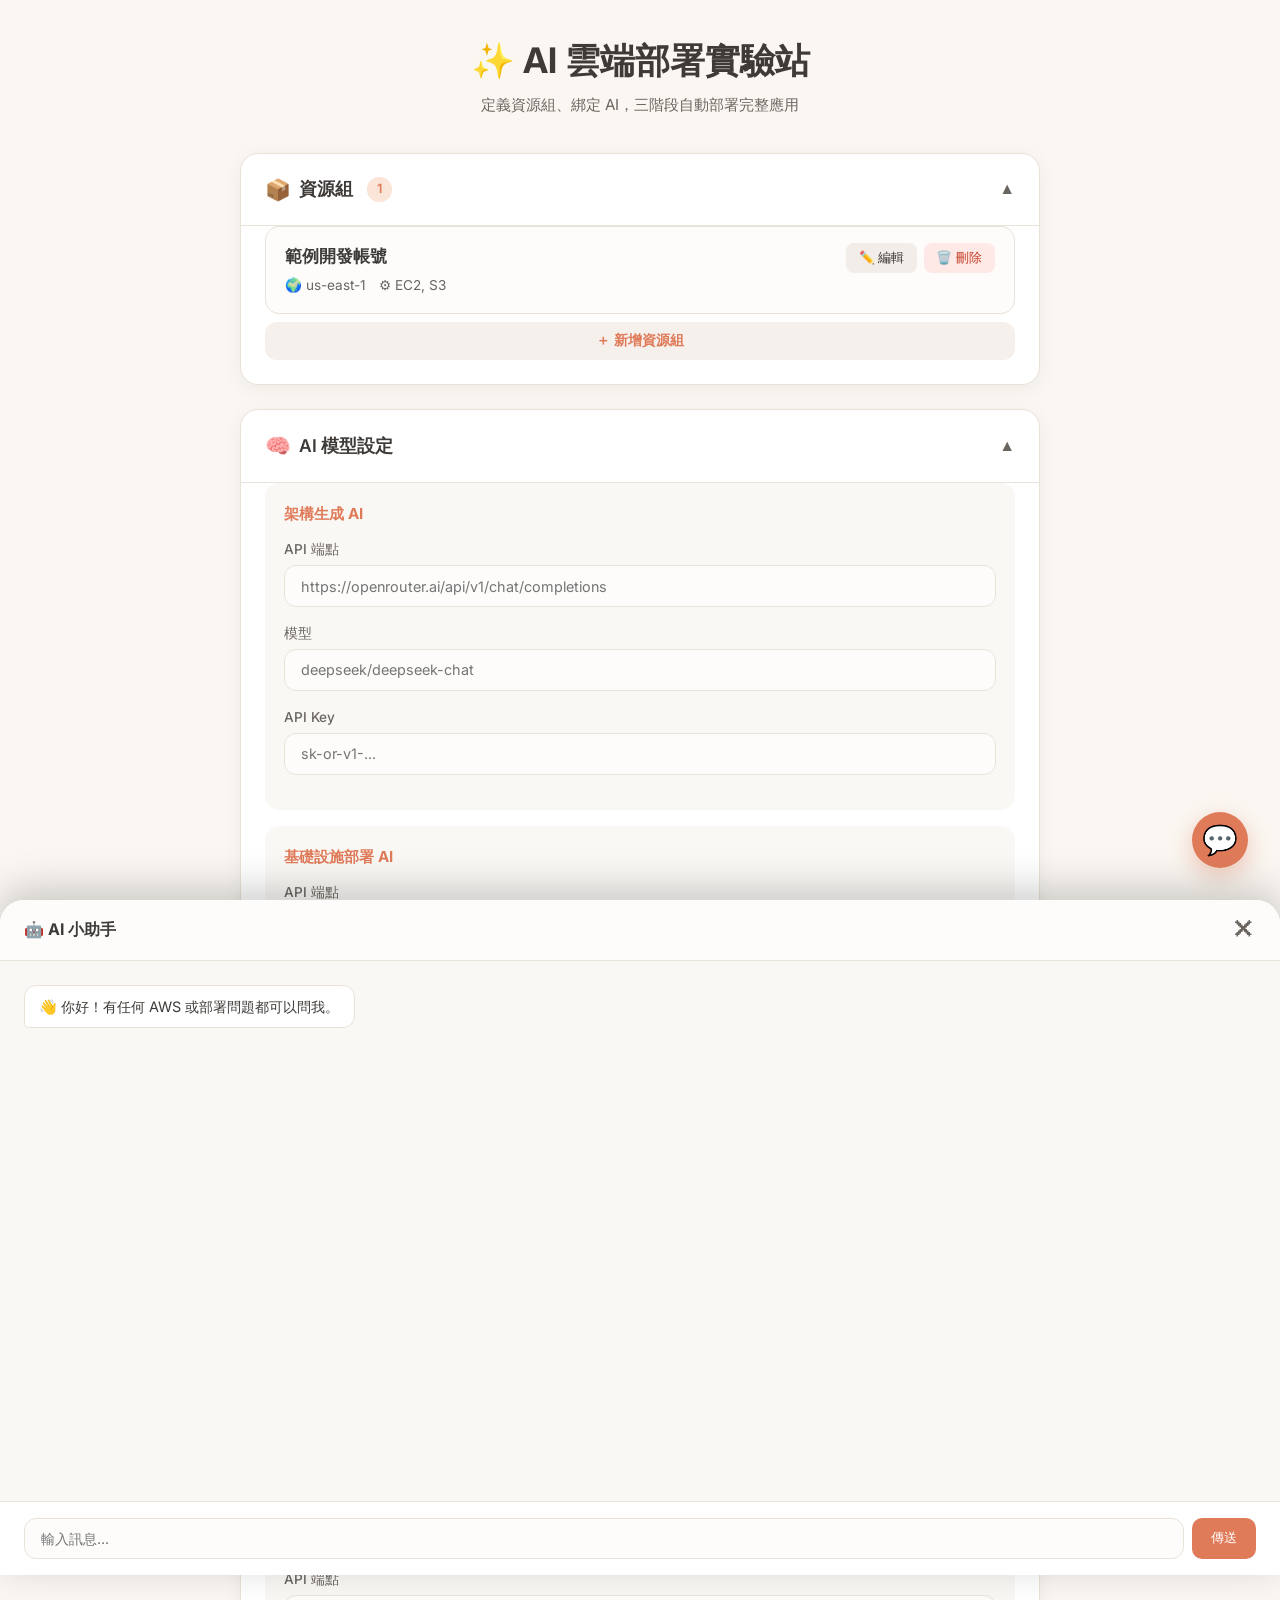
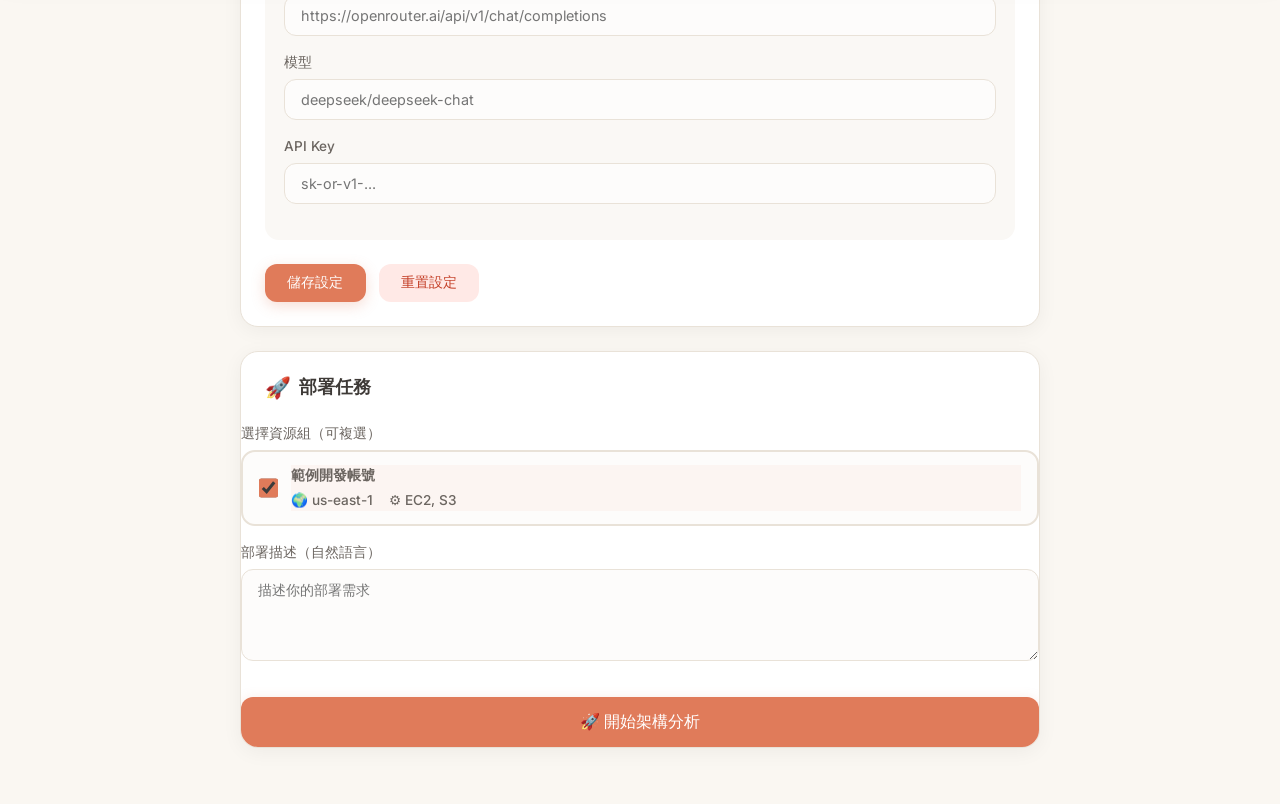
<file: CN(cloud)/index.html>
<!DOCTYPE html>
<html lang="zh-TW">

<head>
    <meta charset="UTF-8">
    <meta name="viewport" content="width=device-width, initial-scale=1.0">
    <title>AI 雲端部署實驗站</title>
    <link href="https://fonts.googleapis.com/css2?family=Inter:wght@400;500;600;700&display=swap" rel="stylesheet">
    <link rel="stylesheet" href="style.css">
</head>

<body>
    <div class="app-container">
        <header class="app-header">
            <h1 class="app-title">✨ AI 雲端部署實驗站</h1>
            <p class="app-subtitle">定義資源組、綁定 AI，三階段自動部署完整應用</p>
        </header>

        <!-- 資源組區塊（可折疊） -->
        <section class="card collapsible" id="resourceSection">
            <div class="card-header" data-target="resourceBody">
                <div class="card-title">
                    <span class="icon">📦</span> 資源組 <span class="badge" id="groupCount">0</span>
                </div>
                <button class="toggle-btn">▲</button>
            </div>
            <div class="card-body" id="resourceBody">
                <div id="resourceGroupsList" class="resource-list"></div>
                <button class="btn btn-add" id="addGroupBtn">＋ 新增資源組</button>
            </div>
        </section>

        <!-- AI 設定區塊（可折疊） -->
        <section class="card collapsible" id="aiSection">
            <div class="card-header" data-target="aiBody">
                <div class="card-title">
                    <span class="icon">🧠</span> AI 模型設定
                </div>
                <button class="toggle-btn">▲</button>
            </div>
            <div class="card-body" id="aiBody">
                <div class="ai-block">
                    <h3>架構生成 AI</h3>
                    <div class="form-group">
                        <label>API 端點</label>
                        <input type="text" id="architectEndpoint"
                            placeholder="https://openrouter.ai/api/v1/chat/completions">
                    </div>
                    <div class="form-group">
                        <label>模型</label>
                        <input type="text" id="architectModel" placeholder="deepseek/deepseek-chat">
                    </div>
                    <div class="form-group">
                        <label>API Key</label>
                        <input type="password" id="architectKey" placeholder="sk-or-v1-...">
                    </div>
                </div>
                <div class="ai-block">
                    <h3>基礎設施部署 AI</h3>
                    <div class="form-group">
                        <label>API 端點</label>
                        <input type="text" id="deployEndpoint"
                            placeholder="https://openrouter.ai/api/v1/chat/completions">
                    </div>
                    <div class="form-group">
                        <label>模型</label>
                        <input type="text" id="deployModel" placeholder="deepseek/deepseek-chat">
                    </div>
                    <div class="form-group">
                        <label>API Key</label>
                        <input type="password" id="deployKey" placeholder="sk-or-v1-...">
                    </div>
                </div>
                <div class="ai-block">
                    <h3>程式碼生成 AI</h3>
                    <div class="form-group">
                        <label>API 端點</label>
                        <input type="text" id="codeEndpoint"
                            placeholder="https://openrouter.ai/api/v1/chat/completions">
                    </div>
                    <div class="form-group">
                        <label>模型</label>
                        <input type="text" id="codeModel" placeholder="deepseek/deepseek-chat">
                    </div>
                    <div class="form-group">
                        <label>API Key</label>
                        <input type="password" id="codeKey" placeholder="sk-or-v1-...">
                    </div>
                </div>
                
                <div class="ai-block">
                    <h3>助手 AI</h3>
                    <div class="form-group">
                        <label>API 端點</label>
                        <input type="text" id="assistantEndpoint"
                            placeholder="https://openrouter.ai/api/v1/chat/completions">
                    </div>
                    <div class="form-group">
                        <label>模型</label>
                        <input type="text" id="assistantModel" placeholder="deepseek/deepseek-chat">
                    </div>
                    <div class="form-group">
                        <label>API Key</label>
                        <input type="password" id="assistantKey" placeholder="sk-or-v1-...">
                    </div>
                </div>
                <div class="btn-group">
                    <button class="btn btn-primary" id="saveAIBtn">儲存設定</button>
                    <button class="btn btn-danger" id="resetAIBtn">重置設定</button>
                </div>
            </div>
        </section>

        <!-- 部署主介面（始終展開） -->
        <section class="card">
            <div class="card-header">
                <div class="card-title">
                    <span class="icon">🚀</span> 部署任務
                </div>
            </div>
            <div class="card-body">
                <div class="form-group">
                    <label>選擇資源組（可複選）</label>
                    <div id="deployGroupSelector" class="checkbox-list"></div>
                </div>
                <div class="form-group">
                    <label>部署描述（自然語言）</label>
                    <textarea id="description" rows="4"
                        placeholder="描述你的部署需求"></textarea>
                </div>
                <button class="btn btn-primary btn-large" id="deployBtn">🚀 開始架構分析</button>

                <!-- 進度條區域 -->
                <div id="progressArea" style="display:none; margin-top:1rem;">
                    <div class="progress-bar">
                        <div class="progress-fill" id="progressFill" style="width: 0%;"></div>
                    </div>
                    <p id="progressText" style="margin-top:0.5rem; color:var(--accent);">準備中...</p>
                </div>

                <!-- 結果展示區域 -->
                <div id="result" class="result-box"></div>

                <!-- 確認/追問區域（動態插入） -->
                <div id="confirmArea" style="display:none; margin-top:1rem;"></div>
            </div>
        </section>
    </div>

    <!-- 懸浮助手球 -->
    <div class="floating-ball" id="floatingBall">💬</div>
    <div class="chat-panel" id="chatPanel">
        <div class="chat-header">
            <h4>🤖 AI 小助手</h4>
            <button class="chat-close" id="chatClose">✕</button>
        </div>
        <div class="chat-messages" id="chatMessages">
            <div class="message assistant">👋 你好！有任何 AWS 或部署問題都可以問我。</div>
        </div>
        <div class="chat-input-area">
            <input type="text" id="chatInput" placeholder="輸入訊息...">
            <button id="chatSendBtn">傳送</button>
        </div>
    </div>

    <script src="script.js"></script>
</body>

</html>
</file>
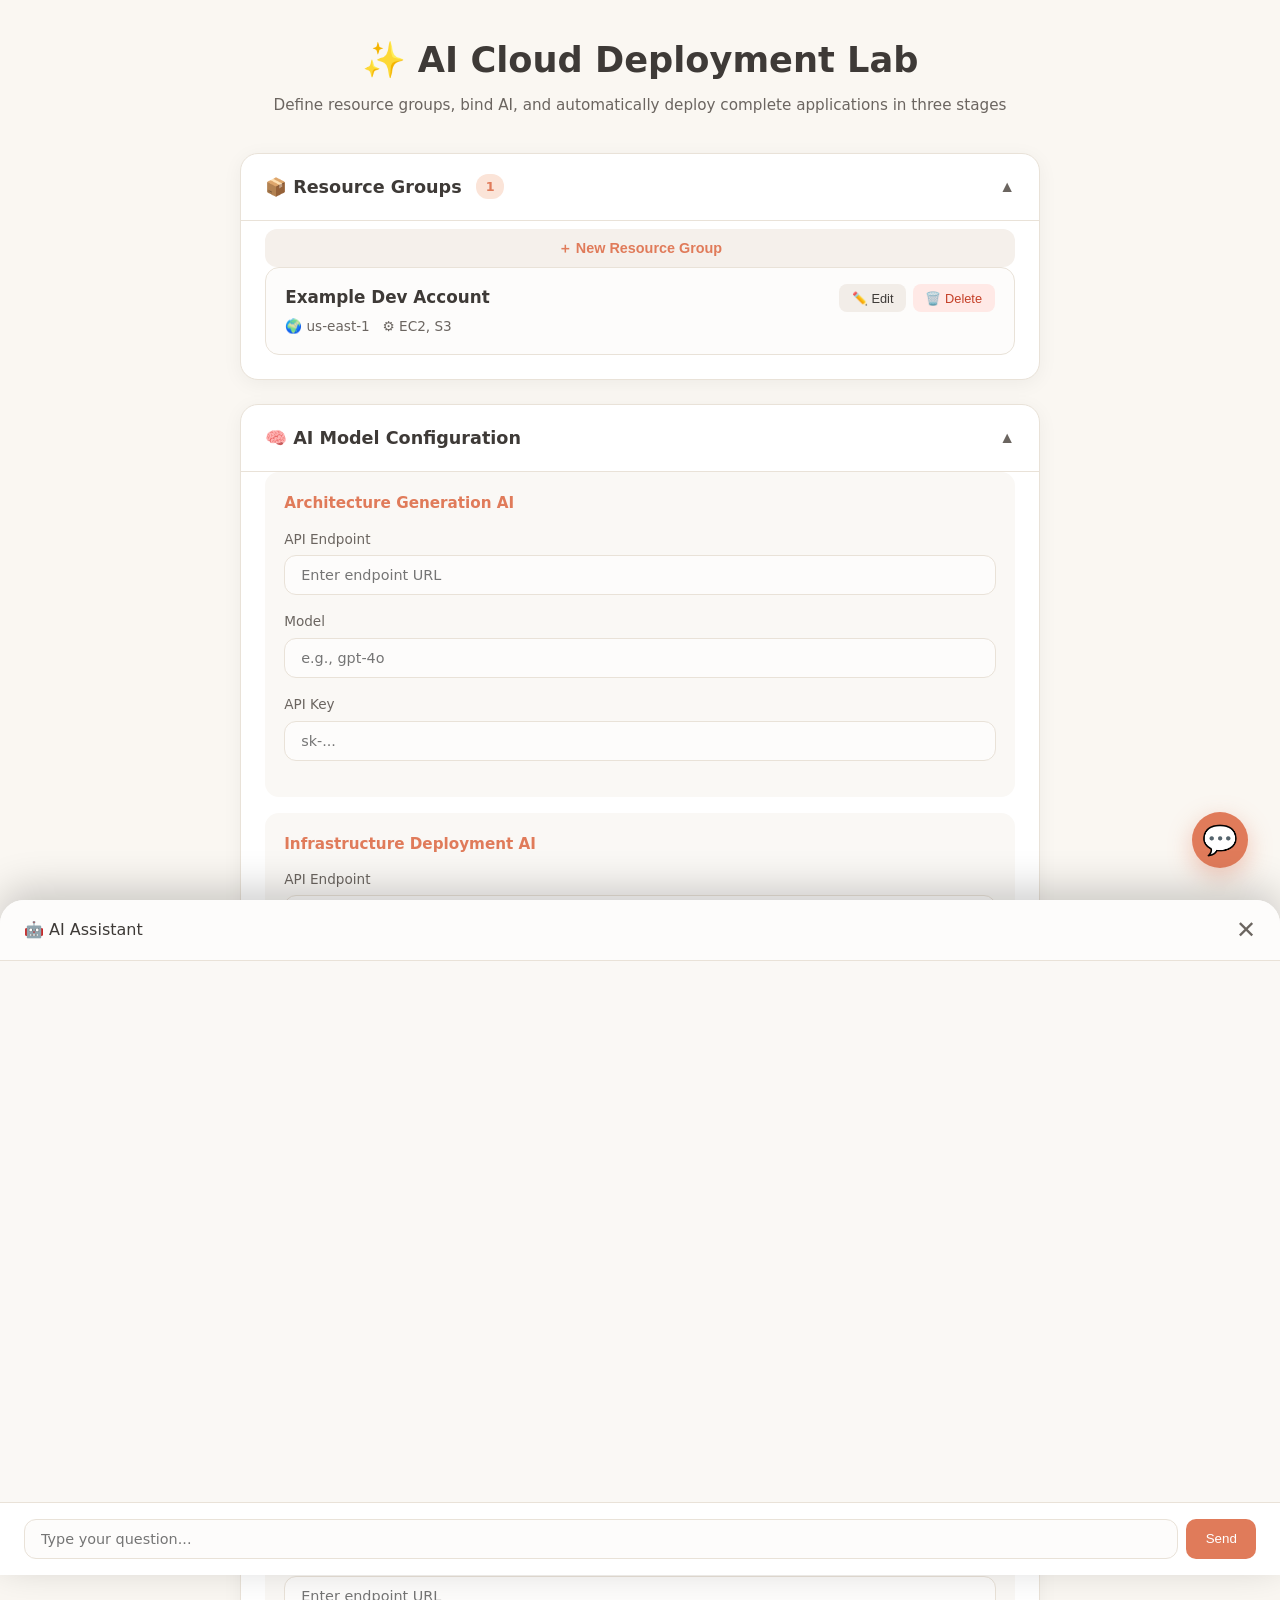
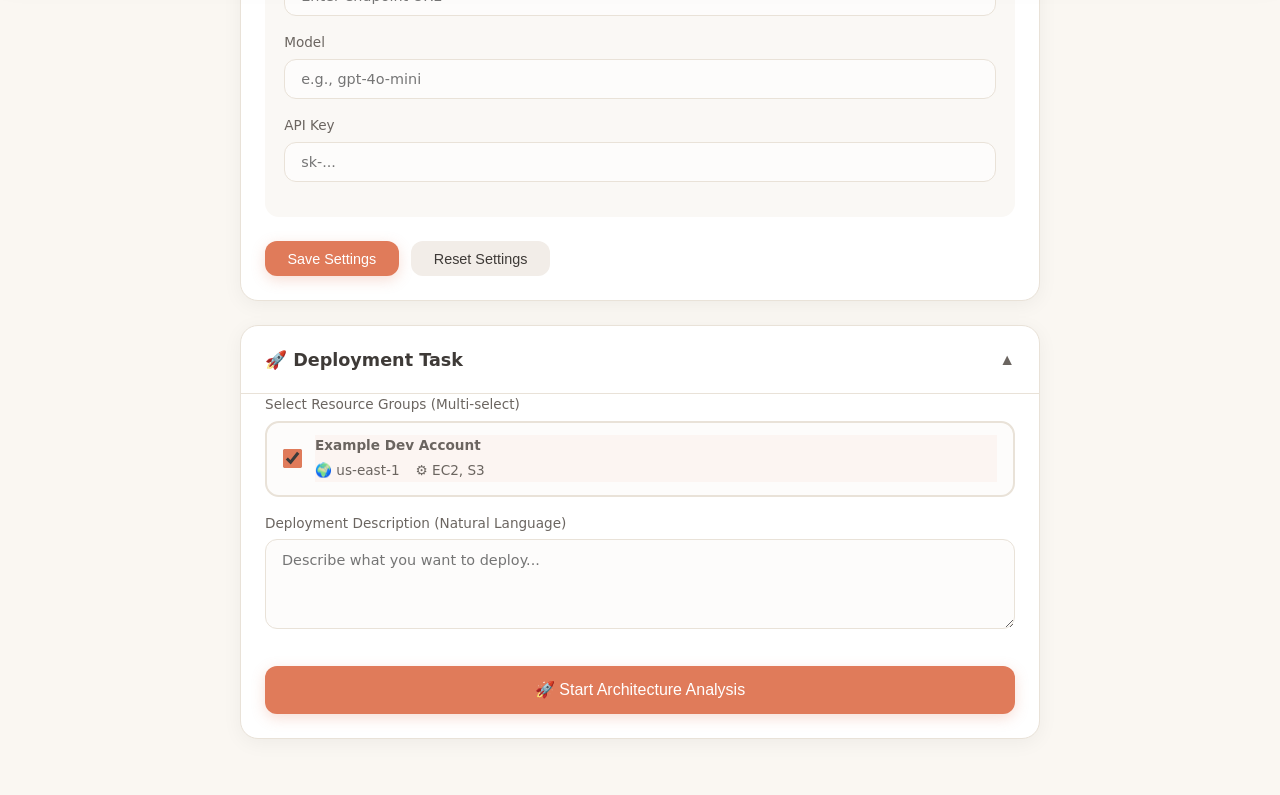
<file: ENG(cloud)/index.html>
<!DOCTYPE html>
<html lang="en">

<head>
    <meta charset="UTF-8">
    <meta name="viewport" content="width=device-width, initial-scale=1.0">
    <title>AI Cloud Deployment Lab</title>
    <link rel="stylesheet" href="style.css">
</head>

<body>
    <div class="app-container">
        <header class="app-header">
            <h1 class="app-title">✨ AI Cloud Deployment Lab</h1>
            <p class="app-subtitle">Define resource groups, bind AI, and automatically deploy complete applications in
                three stages</p>
        </header>

        <!-- Resource Groups -->
        <div class="card collapsible">
            <div class="card-header">
                <div class="card-title">📦 Resource Groups <span id="groupCount" class="badge">0</span></div>
                <button class="toggle-btn">▲</button>
            </div>
            <div class="card-body">
                <button id="addGroupBtn" class="btn btn-add">＋ New Resource Group</button>
                <div id="resourceGroupsList" class="resource-list"></div>
            </div>
        </div>

        <!-- AI Configuration -->
        <div class="card collapsible">
            <div class="card-header">
                <div class="card-title">🧠 AI Model Configuration</div>
                <button class="toggle-btn">▲</button>
            </div>
            <div class="card-body">
                <div class="ai-block">
                    <h3>Architecture Generation AI</h3>
                    <div class="form-group">
                        <label>API Endpoint</label>
                        <input id="architectEndpoint" type="text" placeholder="Enter endpoint URL">
                    </div>
                    <div class="form-group">
                        <label>Model</label>
                        <input id="architectModel" type="text" placeholder="e.g., gpt-4o">
                    </div>
                    <div class="form-group">
                        <label>API Key</label>
                        <input id="architectKey" type="password" placeholder="sk-...">
                    </div>
                </div>
                <div class="ai-block">
                    <h3>Infrastructure Deployment AI</h3>
                    <div class="form-group">
                        <label>API Endpoint</label>
                        <input id="deployEndpoint" type="text" placeholder="Enter endpoint URL">
                    </div>
                    <div class="form-group">
                        <label>Model</label>
                        <input id="deployModel" type="text" placeholder="e.g., claude-3-sonnet">
                    </div>
                    <div class="form-group">
                        <label>API Key</label>
                        <input id="deployKey" type="password" placeholder="sk-...">
                    </div>
                </div>
                <div class="ai-block">
                    <h3>Code Generation AI</h3>
                    <div class="form-group">
                        <label>API Endpoint</label>
                        <input id="codeEndpoint" type="text" placeholder="Enter endpoint URL">
                    </div>
                    <div class="form-group">
                        <label>Model</label>
                        <input id="codeModel" type="text" placeholder="e.g., gpt-4o">
                    </div>
                    <div class="form-group">
                        <label>API Key</label>
                        <input id="codeKey" type="password" placeholder="sk-...">
                    </div>
                </div>
                <div class="ai-block">
                    <h3>Assistant AI</h3>
                    <div class="form-group">
                        <label>API Endpoint</label>
                        <input id="assistantEndpoint" type="text" placeholder="Enter endpoint URL">
                    </div>
                    <div class="form-group">
                        <label>Model</label>
                        <input id="assistantModel" type="text" placeholder="e.g., gpt-4o-mini">
                    </div>
                    <div class="form-group">
                        <label>API Key</label>
                        <input id="assistantKey" type="password" placeholder="sk-...">
                    </div>
                </div>
                <div class="btn-group">
                    <button id="saveAIBtn" class="btn btn-primary">Save Settings</button>
                    <button id="resetAIBtn" class="btn">Reset Settings</button>
                </div>
            </div>
        </div>

        <!-- Deployment Task -->
        <div class="card collapsible">
            <div class="card-header">
                <div class="card-title">🚀 Deployment Task</div>
                <button class="toggle-btn">▲</button>
            </div>
            <div class="card-body">
                <div class="form-group">
                    <label>Select Resource Groups (Multi-select)</label>
                    <div id="deployGroupSelector"></div>
                </div>
                <div class="form-group">
                    <label>Deployment Description (Natural Language)</label>
                    <textarea id="description" rows="3" placeholder="Describe what you want to deploy..."></textarea>
                </div>
                <button id="deployBtn" class="btn btn-primary btn-large">🚀 Start Architecture Analysis</button>
            </div>
        </div>

        <!-- Progress & Results -->
        <div id="progressArea" class="card" style="display:none;">
            <div id="progressText" style="padding: 0.5rem 1rem; font-size: 0.9rem; color: var(--text-secondary);">
                Preparing...</div>
            <div class="progress-bar">
                <div id="progressFill" class="progress-fill" style="width: 0%;"></div>
            </div>
        </div>

        <div id="result" class="result-box" style="display:none;"></div>
        <div id="confirmArea" style="display:none;"></div>
    </div>

    <!-- Floating Assistant -->
    <div id="floatingBall" class="floating-ball">💬</div>
    <div id="chatPanel" class="chat-panel">
        <div class="chat-header">
            🤖 AI Assistant
            <button id="chatClose" class="chat-close">✕</button>
        </div>
        <div id="chatMessages" class="chat-messages"></div>
        <div class="chat-input-area">
            <input id="chatInput" type="text" placeholder="Type your question...">
            <button id="chatSendBtn">Send</button>
        </div>
    </div>

    <script src="script.js"></script>
</body>

</html>
</file>
<file: CN(cloud)/style.css>
/* ====== 基礎設定 ====== */
:root {
    --bg: #faf7f2;
    --card-bg: #ffffff;
    --text: #3e3a37;
    --text-secondary: #6b6560;
    --accent: #e07b5a;
    --accent-light: #fbe4d8;
    --border: #e9e2d8;
    --shadow: 0 4px 20px rgba(0, 0, 0, 0.05);
    --radius: 18px;
    --transition: 0.25s ease;
}

* {
    margin: 0;
    padding: 0;
    box-sizing: border-box;
}

body {
    font-family: 'Inter', system-ui, -apple-system, sans-serif;
    background: var(--bg);
    color: var(--text);
    min-height: 100vh;
    padding: 2rem 1rem;
    line-height: 1.6;
}

.app-container {
    max-width: 800px;
    margin: 0 auto;
}

/* 頁首 */
.app-header {
    text-align: center;
    margin-bottom: 2.2rem;
}

.app-title {
    font-size: 2.2rem;
    font-weight: 700;
    color: #3e3a37;
    margin-bottom: 0.3rem;
}

.app-subtitle {
    color: var(--text-secondary);
    font-size: 0.95rem;
}

/* 卡片 */
.card {
    background: var(--card-bg);
    border-radius: var(--radius);
    border: 1px solid var(--border);
    box-shadow: var(--shadow);
    margin-bottom: 1.5rem;
    overflow: hidden;
    transition: box-shadow var(--transition);
}

.card:hover {
    box-shadow: 0 6px 28px rgba(0, 0, 0, 0.08);
}

.card-header {
    display: flex;
    justify-content: space-between;
    align-items: center;
    padding: 1.2rem 1.5rem;
    cursor: pointer;
    user-select: none;
}

.card-header .card-title {
    font-weight: 600;
    font-size: 1.1rem;
    display: flex;
    align-items: center;
    gap: 0.5rem;
}

.icon {
    font-size: 1.3rem;
}

.badge {
    background: var(--accent-light);
    color: var(--accent);
    border-radius: 12px;
    padding: 0.15rem 0.6rem;
    font-size: 0.8rem;
    font-weight: 600;
    margin-left: 0.4rem;
}

.toggle-btn {
    background: none;
    border: none;
    font-size: 1rem;
    color: var(--text-secondary);
    cursor: pointer;
    transition: transform var(--transition);
}

.collapsible .card-body {
    display: block;
    border-top: 1px solid var(--border);
    padding: 0 1.5rem 1.5rem 1.5rem;
}

.collapsible.collapsed .card-body {
    display: none;
}

.collapsible.collapsed .toggle-btn {
    transform: rotate(180deg);
}

/* 表單元素 */
.form-group {
    margin-bottom: 1rem;
}

label {
    display: block;
    font-size: 0.85rem;
    font-weight: 500;
    color: var(--text-secondary);
    margin-bottom: 0.3rem;
}

input,
textarea {
    width: 100%;
    padding: 0.7rem 1rem;
    border: 1px solid var(--border);
    border-radius: 12px;
    background: #fdfcfb;
    font-family: inherit;
    font-size: 0.9rem;
    color: var(--text);
    transition: border-color var(--transition);
    outline: none;
}

input:focus,
textarea:focus {
    border-color: var(--accent);
    box-shadow: 0 0 0 3px rgba(224, 123, 90, 0.1);
}

textarea {
    min-height: 90px;
    resize: vertical;
}

/* 按鈕 */
.btn {
    display: inline-flex;
    align-items: center;
    justify-content: center;
    padding: 0.6rem 1.4rem;
    border-radius: 12px;
    font-weight: 500;
    font-size: 0.9rem;
    cursor: pointer;
    border: none;
    transition: all var(--transition);
    background: #f2ede8;
    color: var(--text);
}

.btn:hover {
    background: #e5ddd4;
}

.btn-primary {
    background: var(--accent);
    color: white;
    box-shadow: 0 4px 14px rgba(224, 123, 90, 0.25);
}

.btn-primary:hover {
    background: #d16a47;
    box-shadow: 0 6px 18px rgba(224, 123, 90, 0.35);
}

.btn-danger {
    background: #ffe9e6;
    color: #c43f27;
}

.btn-danger:hover {
    background: #ffd6cf;
}

.btn-add {
    width: 100%;
    margin-top: 0.5rem;
    background: #f5f0eb;
    color: var(--accent);
    font-weight: 600;
}

.btn-large {
    width: 100%;
    padding: 0.9rem;
    font-size: 1rem;
    margin-top: 0.8rem;
}

.btn-group {
    display: flex;
    gap: 0.8rem;
    margin-top: 1.5rem;
}

/* 資源組卡片化排版 */
.resource-list {
    display: flex;
    flex-direction: column;
    gap: 1rem;
}

.resource-item {
    background: #fdfcfb;
    border: 1px solid var(--border);
    border-radius: 14px;
    padding: 1rem 1.2rem;
    display: flex;
    flex-direction: column;
}

.resource-main {
    display: flex;
    justify-content: space-between;
    align-items: flex-start;
}

.resource-info {
    flex: 1;
}

.resource-name {
    font-weight: 600;
    font-size: 1.05rem;
    margin-bottom: 0.3rem;
}

.resource-meta {
    font-size: 0.85rem;
    color: var(--text-secondary);
    display: flex;
    flex-wrap: wrap;
    gap: 0.8rem;
}

.meta-item {
    display: flex;
    align-items: center;
    gap: 0.2rem;
}

.resource-actions {
    display: flex;
    gap: 0.4rem;
    flex-shrink: 0;
    margin-left: 1rem;
}

.btn-sm {
    padding: 0.4rem 0.8rem;
    font-size: 0.8rem;
    border-radius: 8px;
}

.edit-form {
    display: none;
    margin-top: 0.8rem;
    padding: 1rem;
    background: #f9f7f4;
    border-radius: 12px;
    border: 1px solid var(--border);
}

.edit-form.active {
    display: block;
}

/* AI 區塊 */
.ai-block {
    background: #faf8f5;
    border-radius: 14px;
    padding: 1.2rem;
    margin-bottom: 1rem;
}

.ai-block h3 {
    font-size: 0.95rem;
    margin-bottom: 0.8rem;
    color: var(--accent);
}

/* 部署區選擇器 */
.resource-select-card {
    display: flex;
    align-items: center;
    gap: 0.8rem;
    padding: 0.8rem 1rem;
    background: #fdfcfb;
    border: 2px solid var(--border);
    border-radius: 14px;
    cursor: pointer;
    transition: all 0.2s;
    margin-bottom: 0.5rem;
}

.resource-select-card:hover {
    border-color: var(--accent);
    background: #fff5f0;
}

.resource-select-card input[type="checkbox"] {
    width: 1.2rem;
    height: 1.2rem;
    accent-color: var(--accent);
    flex-shrink: 0;
}

.select-card-body {
    flex: 1;
}

.select-card-title {
    font-weight: 600;
    margin-bottom: 0.2rem;
}

.select-card-meta {
    font-size: 0.85rem;
    color: var(--text-secondary);
    display: flex;
    gap: 1rem;
}

/* 选中状态高亮 */
.resource-select-card input:checked+.select-card-body {
    background: rgba(224, 123, 90, 0.05);
}
.result-box {
    margin-top: 1.5rem;
    padding: 1rem;
    background: #f5f1ec;
    border-radius: 12px;
    font-size: 0.85rem;
    white-space: pre-wrap;
    display: none;
}

/* 進度條 */
.progress-bar {
    height: 8px;
    background: #e9e2d8;
    border-radius: 8px;
    overflow: hidden;
    margin-top: 0.5rem;
}

.progress-fill {
    height: 100%;
    background: var(--accent);
    border-radius: 8px;
    transition: width 0.3s ease;
}

/* 懸浮球與聊天面板（保持原有設計，僅調整色調） */
.floating-ball {
    position: fixed;
    bottom: 2rem;
    right: 2rem;
    width: 56px;
    height: 56px;
    border-radius: 50%;
    background: var(--accent);
    box-shadow: 0 8px 24px rgba(224, 123, 90, 0.4);
    display: flex;
    align-items: center;
    justify-content: center;
    font-size: 1.8rem;
    color: white;
    cursor: pointer;
    z-index: 1000;
    transition: transform 0.2s;
    user-select: none;
}

.floating-ball.hidden {
    opacity: 0;
    pointer-events: none;
}

.floating-ball:hover {
    transform: scale(1.1);
}

/* 大型助手面板 */
.chat-panel {
    position: fixed;
    bottom: 0;
    left: 0;
    right: 0;
    width: 100%;
    height: 75vh;
    background: white;
    border-radius: 24px 24px 0 0;
    box-shadow: 0 -10px 40px rgba(0, 0, 0, 0.2);
    display: flex;
    flex-direction: column;
    z-index: 1001;
    transform: translateY(100%);
    transition: transform 0.3s cubic-bezier(0.4, 0, 0.2, 1);
}

.chat-panel.active {
    transform: translateY(0);
}

.chat-header {
    padding: 1rem 1.5rem;
    border-bottom: 1px solid var(--border);
    display: flex;
    justify-content: space-between;
    align-items: center;
    background: #fdfcfb;
    border-radius: 24px 24px 0 0;
}

.chat-close {
    background: none;
    border: none;
    font-size: 1.5rem;
    cursor: pointer;
    color: var(--text-secondary);
}

.chat-messages {
    flex: 1;
    overflow-y: auto;
    padding: 1.5rem;
    background: #faf8f5;
    display: flex;
    flex-direction: column;
    gap: 0.8rem;
}

.message {
    max-width: 85%;
    padding: 0.6rem 0.9rem;
    border-radius: 12px;
    font-size: 0.9rem;
    line-height: 1.5;
    position: relative;
    white-space: pre-wrap;
    word-break: break-word;
}

.message.user {
    align-self: flex-end;
    background: var(--accent);
    color: white;
    border-bottom-right-radius: 4px;
}

.message.assistant {
    align-self: flex-start;
    background: white;
    border: 1px solid var(--border);
    color: var(--text);
    border-bottom-left-radius: 4px;
}

.message-copy-btn {
    position: absolute;
    top: 0.3rem;
    right: 0.3rem;
    background: rgba(0, 0, 0, 0.05);
    border: none;
    border-radius: 6px;
    padding: 0.2rem 0.4rem;
    font-size: 0.75rem;
    cursor: pointer;
    opacity: 0;
    transition: opacity 0.2s;
    color: var(--text-secondary);
}

.message:hover .message-copy-btn {
    opacity: 1;
}

.message.user .message-copy-btn {
    background: rgba(255, 255, 255, 0.2);
    color: white;
}

.code-block {
    background: #2d2d2d;
    color: #f8f8f2;
    border-radius: 8px;
    margin: 0.5rem 0;
    overflow: hidden;
}

.code-header {
    display: flex;
    justify-content: space-between;
    align-items: center;
    padding: 0.3rem 0.8rem;
    background: #3a3a3a;
    font-size: 0.75rem;
    color: #ccc;
}

.code-copy-btn {
    background: #555;
    border: none;
    color: white;
    padding: 0.15rem 0.5rem;
    border-radius: 4px;
    cursor: pointer;
    font-size: 0.7rem;
}

.code-content {
    padding: 0.8rem;
    overflow-x: auto;
    font-family: 'Courier New', monospace;
    font-size: 0.85rem;
    white-space: pre;
}

.chat-input-area {
    display: flex;
    padding: 1rem 1.5rem;
    background: white;
    border-top: 1px solid var(--border);
    gap: 0.5rem;
}

.chat-input-area input {
    flex: 1;
    margin-bottom: 0;
}

.chat-input-area button {
    background: var(--accent);
    border: none;
    border-radius: 10px;
    color: white;
    padding: 0 1.2rem;
    cursor: pointer;
    font-weight: 500;
}
</file>
<file: ENG(cloud)/style.css>
/* ====== Base Settings ====== */
:root {
    --bg: #faf7f2;
    --card-bg: #ffffff;
    --text: #3e3a37;
    --text-secondary: #6b6560;
    --accent: #e07b5a;
    --accent-light: #fbe4d8;
    --border: #e9e2d8;
    --shadow: 0 4px 20px rgba(0, 0, 0, 0.05);
    --radius: 18px;
    --transition: 0.25s ease;
}

*{
    margin: 0;
    padding: 0;
    box-sizing: border-box;
}

body {
    font-family: 'Inter', system-ui, -apple-system, sans-serif;
    background: var(--bg);
    color: var(--text);
    min-height: 100vh;
    padding: 2rem 1rem;
    line-height: 1.6;
}

.app-container {
    max-width: 800px;
    margin: 0 auto;
}

/* Header */
.app-header {
    text-align: center;
    margin-bottom: 2.2rem;
}

.app-title {
    font-size: 2.2rem;
    font-weight: 700;
    color: #3e3a37;
    margin-bottom: 0.3rem;
}

.app-subtitle {
    color: var(--text-secondary);
    font-size: 0.95rem;
}

/* Card */
.card {
    background: var(--card-bg);
    border-radius: var(--radius);
    border: 1px solid var(--border);
    box-shadow: var(--shadow);
    margin-bottom: 1.5rem;
    overflow: hidden;
    transition: box-shadow var(--transition);
}

.card:hover {
    box-shadow: 0 6px 28px rgba(0, 0, 0, 0.08);
}

.card-header {
    display: flex;
    justify-content: space-between;
    align-items: center;
    padding: 1.2rem 1.5rem;
    cursor: pointer;
    user-select: none;
}

.card-header .card-title {
    font-weight: 600;
    font-size: 1.1rem;
    display: flex;
    align-items: center;
    gap: 0.5rem;
}

.icon {
    font-size: 1.3rem;
}

.badge {
    background: var(--accent-light);
    color: var(--accent);
    border-radius: 12px;
    padding: 0.15rem 0.6rem;
    font-size: 0.8rem;
    font-weight: 600;
    margin-left: 0.4rem;
}

.toggle-btn {
    background: none;
    border: none;
    font-size: 1rem;
    color: var(--text-secondary);
    cursor: pointer;
    transition: transform var(--transition);
}

.collapsible .card-body {
    display: block;
    border-top: 1px solid var(--border);
    padding: 0 1.5rem 1.5rem 1.5rem;
}

.collapsible.collapsed .card-body {
    display: none;
}

.collapsible.collapsed .toggle-btn {
    transform: rotate(180deg);
}

/* Form Elements */
.form-group {
    margin-bottom: 1rem;
}

label {
    display: block;
    font-size: 0.85rem;
    font-weight: 500;
    color: var(--text-secondary);
    margin-bottom: 0.3rem;
}

input,
textarea {
    width: 100%;
    padding: 0.7rem 1rem;
    border: 1px solid var(--border);
    border-radius: 12px;
    background: #fdfcfb;
    font-family: inherit;
    font-size: 0.9rem;
    color: var(--text);
    transition: border-color var(--transition);
    outline: none;
}

input:focus,
textarea:focus {
    border-color: var(--accent);
    box-shadow: 0 0 0 3px rgba(224, 123, 90, 0.1);
}

textarea {
    min-height: 90px;
    resize: vertical;
}

/* Buttons */
.btn {
    display: inline-flex;
    align-items: center;
    justify-content: center;
    padding: 0.6rem 1.4rem;
    border-radius: 12px;
    font-weight: 500;
    font-size: 0.9rem;
    cursor: pointer;
    border: none;
    transition: all var(--transition);
    background: #f2ede8;
    color: var(--text);
}

.btn:hover {
    background: #e5ddd4;
}

.btn-primary {
    background: var(--accent);
    color: white;
    box-shadow: 0 4px 14px rgba(224, 123, 90, 0.25);
}

.btn-primary:hover {
    background: #d16a47;
    box-shadow: 0 6px 18px rgba(224, 123, 90, 0.35);
}

.btn-danger {
    background: #ffe9e6;
    color: #c43f27;
}

.btn-danger:hover {
    background: #ffd6cf;
}

.btn-add {
    width: 100%;
    margin-top: 0.5rem;
    background: #f5f0eb;
    color: var(--accent);
    font-weight: 600;
}

.btn-large {
    width: 100%;
    padding: 0.9rem;
    font-size: 1rem;
    margin-top: 0.8rem;
}

.btn-group {
    display: flex;
    gap: 0.8rem;
    margin-top: 1.5rem;
}

/* Resource Group Card Layout */
.resource-list {
    display: flex;
    flex-direction: column;
    gap: 1rem;
}

.resource-item {
    background: #fdfcfb;
    border: 1px solid var(--border);
    border-radius: 14px;
    padding: 1rem 1.2rem;
    display: flex;
    flex-direction: column;
}

.resource-main {
    display: flex;
    justify-content: space-between;
    align-items: flex-start;
}

.resource-info {
    flex: 1;
}

.resource-name {
    font-weight: 600;
    font-size: 1.05rem;
    margin-bottom: 0.3rem;
}

.resource-meta {
    font-size: 0.85rem;
    color: var(--text-secondary);
    display: flex;
    flex-wrap: wrap;
    gap: 0.8rem;
}

.meta-item {
    display: flex;
    align-items: center;
    gap: 0.2rem;
}

.resource-actions {
    display: flex;
    gap: 0.4rem;
    flex-shrink: 0;
    margin-left: 1rem;
}

.btn-sm {
    padding: 0.4rem 0.8rem;
    font-size: 0.8rem;
    border-radius: 8px;
}

.edit-form {
    display: none;
    margin-top: 0.8rem;
    padding: 1rem;
    background: #f9f7f4;
    border-radius: 12px;
    border: 1px solid var(--border);
}

.edit-form.active {
    display: block;
}

/* AI Section */
.ai-block {
    background: #faf8f5;
    border-radius: 14px;
    padding: 1.2rem;
    margin-bottom: 1rem;
}

.ai-block h3 {
    font-size: 0.95rem;
    margin-bottom: 0.8rem;
    color: var(--accent);
}

/* Deployment Selector */
.resource-select-card {
    display: flex;
    align-items: center;
    gap: 0.8rem;
    padding: 0.8rem 1rem;
    background: #fdfcfb;
    border: 2px solid var(--border);
    border-radius: 14px;
    cursor: pointer;
    transition: all 0.2s;
    margin-bottom: 0.5rem;
}

.resource-select-card:hover {
    border-color: var(--accent);
    background: #fff5f0;
}

.resource-select-card input[type="checkbox"] {
    width: 1.2rem;
    height: 1.2rem;
    accent-color: var(--accent);
    flex-shrink: 0;
}

.select-card-body {
    flex: 1;
}

.select-card-title {
    font-weight: 600;
    margin-bottom: 0.2rem;
}

.select-card-meta {
    font-size: 0.85rem;
    color: var(--text-secondary);
    display: flex;
    gap: 1rem;
}

/* Selected State Highlight */
.resource-select-card input:checked+.select-card-body {
    background: rgba(224, 123, 90, 0.05);
}

.result-box {
    margin-top: 1.5rem;
    padding: 1rem;
    background: #f5f1ec;
    border-radius: 12px;
    font-size: 0.85rem;
    white-space: pre-wrap;
    display: none;
}

/* Progress Bar */
.progress-bar {
    height: 8px;
    background: #e9e2d8;
    border-radius: 8px;
    overflow: hidden;
    margin-top: 0.5rem;
}

.progress-fill {
    height: 100%;
    background: var(--accent);
    border-radius: 8px;
    transition: width 0.3s ease;
}

/* Floating Ball & Chat Panel (Original design maintained, only color tone adjusted) */
.floating-ball {
    position: fixed;
    bottom: 2rem;
    right: 2rem;
    width: 56px;
    height: 56px;
    border-radius: 50%;
    background: var(--accent);
    box-shadow: 0 8px 24px rgba(224, 123, 90, 0.4);
    display: flex;
    align-items: center;
    justify-content: center;
    font-size: 1.8rem;
    color: white;
    cursor: pointer;
    z-index: 1000;
    transition: transform 0.2s;
    user-select: none;
}

.floating-ball.hidden {
    opacity: 0;
    pointer-events: none;
}

.floating-ball:hover {
    transform: scale(1.1);
}

/* Large Assistant Panel */
.chat-panel {
    position: fixed;
    bottom: 0;
    left: 0;
    right: 0;
    width: 100%;
    height: 75vh;
    background: white;
    border-radius: 24px 24px 0 0;
    box-shadow: 0 -10px 40px rgba(0, 0, 0, 0.2);
    display: flex;
    flex-direction: column;
    z-index: 1001;
    transform: translateY(100%);
    transition: transform 0.3s cubic-bezier(0.4, 0, 0.2, 1);
}

.chat-panel.active {
    transform: translateY(0);
}

.chat-header {
    padding: 1rem 1.5rem;
    border-bottom: 1px solid var(--border);
    display: flex;
    justify-content: space-between;
    align-items: center;
    background: #fdfcfb;
    border-radius: 24px 24px 0 0;
}

.chat-close {
    background: none;
    border: none;
    font-size: 1.5rem;
    cursor: pointer;
    color: var(--text-secondary);
}

.chat-messages {
    flex: 1;
    overflow-y: auto;
    padding: 1.5rem;
    background: #faf8f5;
    display: flex;
    flex-direction: column;
    gap: 0.8rem;
}

.message {
    max-width: 85%;
    padding: 0.6rem 0.9rem;
    border-radius: 12px;
    font-size: 0.9rem;
    line-height: 1.5;
    position: relative;
    white-space: pre-wrap;
    word-break: break-word;
}

.message.user {
    align-self: flex-end;
    background: var(--accent);
    color: white;
    border-bottom-right-radius: 4px;
}

.message.assistant {
    align-self: flex-start;
    background: white;
    border: 1px solid var(--border);
    color: var(--text);
    border-bottom-left-radius: 4px;
}

.message-copy-btn {
    position: absolute;
    top: 0.3rem;
    right: 0.3rem;
    background: rgba(0, 0, 0, 0.05);
    border: none;
    border-radius: 6px;
    padding: 0.2rem 0.4rem;
    font-size: 0.75rem;
    cursor: pointer;
    opacity: 0;
    transition: opacity 0.2s;
    color: var(--text-secondary);
}

.message:hover .message-copy-btn {
    opacity: 1;
}

.message.user .message-copy-btn {
    background: rgba(255, 255, 255, 0.2);
    color: white;
}

.code-block {
    background: #2d2d2d;
    color: #f8f8f2;
    border-radius: 8px;
    margin: 0.5rem 0;
    overflow: hidden;
}

.code-header {
    display: flex;
    justify-content: space-between;
    align-items: center;
    padding: 0.3rem 0.8rem;
    background: #3a3a3a;
    font-size: 0.75rem;
    color: #ccc;
}

.code-copy-btn {
    background: #555;
    border: none;
    color: white;
    padding: 0.15rem 0.5rem;
    border-radius: 4px;
    cursor: pointer;
    font-size: 0.7rem;
}

.code-content {
    padding: 0.8rem;
    overflow-x: auto;
    font-family: 'Courier New', monospace;
    font-size: 0.85rem;
    white-space: pre;
}

.chat-input-area {
    display: flex;
    padding: 1rem 1.5rem;
    background: white;
    border-top: 1px solid var(--border);
    gap: 0.5rem;
}

.chat-input-area input {
    flex: 1;
    margin-bottom: 0;
}

.chat-input-area button {
    background: var(--accent);
    border: none;
    border-radius: 10px;
    color: white;
    padding: 0 1.2rem;
    cursor: pointer;
    font-weight: 500;
}
</file>
